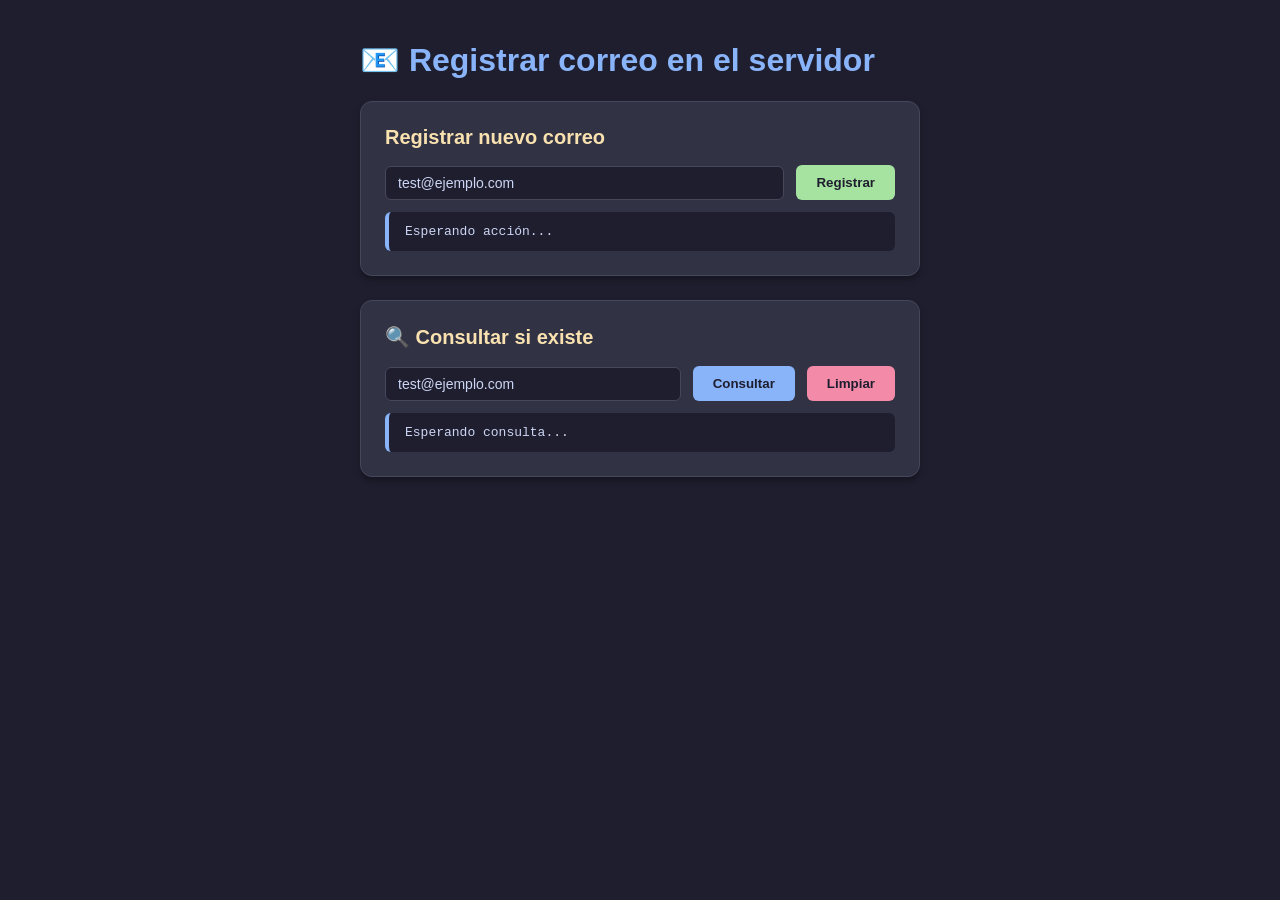
<file: servidor/insertarCorreo.html>
<!DOCTYPE html>
<html lang="es">
<head>
    <meta charset="UTF-8">
    <meta name="viewport" content="width=device-width, initial-scale=1.0">
    <title>Registrar correo en servidor</title>
    <style>
        * { box-sizing: border-box; }
        body {
            font-family: 'Segoe UI', Tahoma, Geneva, Verdana, sans-serif;
            background: #1e1e2f;
            color: #cdd6f4;
            padding: 20px;
            max-width: 600px;
            margin: 0 auto;
        }
        h1 { color: #89b4fa; }
        .card {
            background: #313244;
            border-radius: 12px;
            padding: 24px;
            margin-bottom: 24px;
            border: 1px solid #45475a;
            box-shadow: 0 4px 6px rgba(0,0,0,0.3);
        }
        .card h2 {
            margin-top: 0;
            color: #f9e2af;
            font-size: 20px;
        }
        .row {
            display: flex;
            flex-wrap: wrap;
            gap: 12px;
            align-items: center;
            margin-bottom: 12px;
        }
        input[type="email"] {
            flex: 1;
            min-width: 200px;
            padding: 8px 12px;
            border-radius: 6px;
            border: 1px solid #45475a;
            background: #1e1e2f;
            color: #cdd6f4;
            font-size: 14px;
        }
        button {
            background: #89b4fa;
            border: none;
            padding: 10px 20px;
            border-radius: 6px;
            font-weight: 600;
            cursor: pointer;
            color: #1e1e2f;
            transition: background 0.2s;
            display: inline-flex;
            align-items: center;
            gap: 6px;
        }
        button:hover { background: #b4cffa; }
        button.success { background: #a6e3a1; }
        button.success:hover { background: #b8f0b3; }
        button.danger { background: #f38ba8; }
        button.danger:hover { background: #f5a3bb; }
        .respuesta {
            background: #1e1e2f;
            padding: 12px 16px;
            border-radius: 6px;
            border-left: 4px solid #89b4fa;
            white-space: pre-wrap;
            word-break: break-all;
            font-size: 13px;
            max-height: 200px;
            overflow: auto;
            margin-top: 12px;
            font-family: 'Courier New', monospace;
        }
        .respuesta.success { border-left-color: #a6e3a1; }
        .respuesta.error { border-left-color: #f38ba8; }
        .badge {
            background: #45475a;
            padding: 2px 12px;
            border-radius: 12px;
            font-size: 12px;
        }
        .flex { display: flex; gap: 8px; flex-wrap: wrap; align-items: center; }
        .mt-8 { margin-top: 8px; }
    </style>
</head>
<body>

    <h1>📧 Registrar correo en el servidor</h1>

    <!-- Sección Registrar -->
    <div class="card">
        <h2> Registrar nuevo correo</h2>
        <div class="row">
            <input type="email" id="registrar-correo" value="test@ejemplo.com" placeholder="ejemplo@correo.com">
            <button class="success" onclick="registrarCorreo()">Registrar</button>
        </div>
        <div id="registrar-respuesta" class="respuesta">Esperando acción...</div>
    </div>

    <!-- Sección Consultar (opcional) -->
    <div class="card">
        <h2>🔍 Consultar si existe</h2>
        <div class="row">
            <input type="email" id="consultar-correo" value="test@ejemplo.com" placeholder="ejemplo@correo.com">
            <button onclick="consultarCorreo()">Consultar</button>
            <button class="danger" onclick="limpiar('consultar-respuesta')">Limpiar</button>
        </div>
        <div id="consultar-respuesta" class="respuesta">Esperando consulta...</div>
    </div>

    <script>
        const BASE = 'https://educr.app/databaseJSON/';
        const API_KEY = 'miClaveSuperSecreta123';

        // Registrar correo
        async function registrarCorreo() {
            const correo = document.getElementById('registrar-correo').value.trim();
            const cont = document.getElementById('registrar-respuesta');

            if (!correo) {
                cont.className = 'respuesta error';
                cont.textContent = '❌ Ingresa un correo.';
                return;
            }
            if (!/^[^\s@]+@[^\s@]+\.[^\s@]+$/.test(correo)) {
                cont.className = 'respuesta error';
                cont.textContent = '❌ Correo electrónico inválido.';
                return;
            }

            cont.className = 'respuesta';
            cont.textContent = '⏳ Registrando...';

            try {
                const form = new URLSearchParams();
                form.append('api_key', API_KEY);
                form.append('correo', correo);

                const res = await fetch(`${BASE}registrar_correo.php`, {
                    method: 'POST',
                    headers: { 'Content-Type': 'application/x-www-form-urlencoded' },
                    body: form
                });

                const texto = await res.text();
                let json;
                try { json = JSON.parse(texto); } catch { json = { raw: texto }; }

                cont.className = res.ok ? 'respuesta success' : 'respuesta error';

                if (res.status === 409) {
                    cont.textContent = `⚠️ El correo ya está registrado.\n${JSON.stringify(json, null, 2)}`;
                } else {
                    cont.textContent = `${res.status} ${res.statusText}\n${JSON.stringify(json, null, 2)}`;
                }
            } catch (e) {
                cont.className = 'respuesta error';
                cont.textContent = `❌ Error de conexión: ${e.message}`;
                console.error('Fetch error:', e);
            }
        }

        // Consultar correo
        async function consultarCorreo() {
            const correo = document.getElementById('consultar-correo').value.trim();
            const cont = document.getElementById('consultar-respuesta');

            if (!correo) {
                cont.className = 'respuesta error';
                cont.textContent = '❌ Ingresa un correo.';
                return;
            }

            const url = `${BASE}consultar.php?api_key=${API_KEY}&correo=${encodeURIComponent(correo)}`;
            cont.className = 'respuesta';
            cont.textContent = '⏳ Consultando...';

            try {
                const res = await fetch(url);
                const texto = await res.text();
                let json;
                try { json = JSON.parse(texto); } catch { json = { raw: texto }; }

                cont.className = res.ok ? 'respuesta success' : 'respuesta error';
                cont.textContent = `🔍 ${res.status} ${res.statusText}\n${JSON.stringify(json, null, 2)}`;
            } catch (e) {
                cont.className = 'respuesta error';
                cont.textContent = `❌ Error de conexión: ${e.message}`;
                console.error('Fetch error:', e);
            }
        }

        function limpiar(id) {
            const el = document.getElementById(id);
            el.className = 'respuesta';
            el.textContent = 'Esperando acción...';
        }

        console.log('✅ HTML de registro de correo listo.');
    </script>
</body>
</html>
</file>
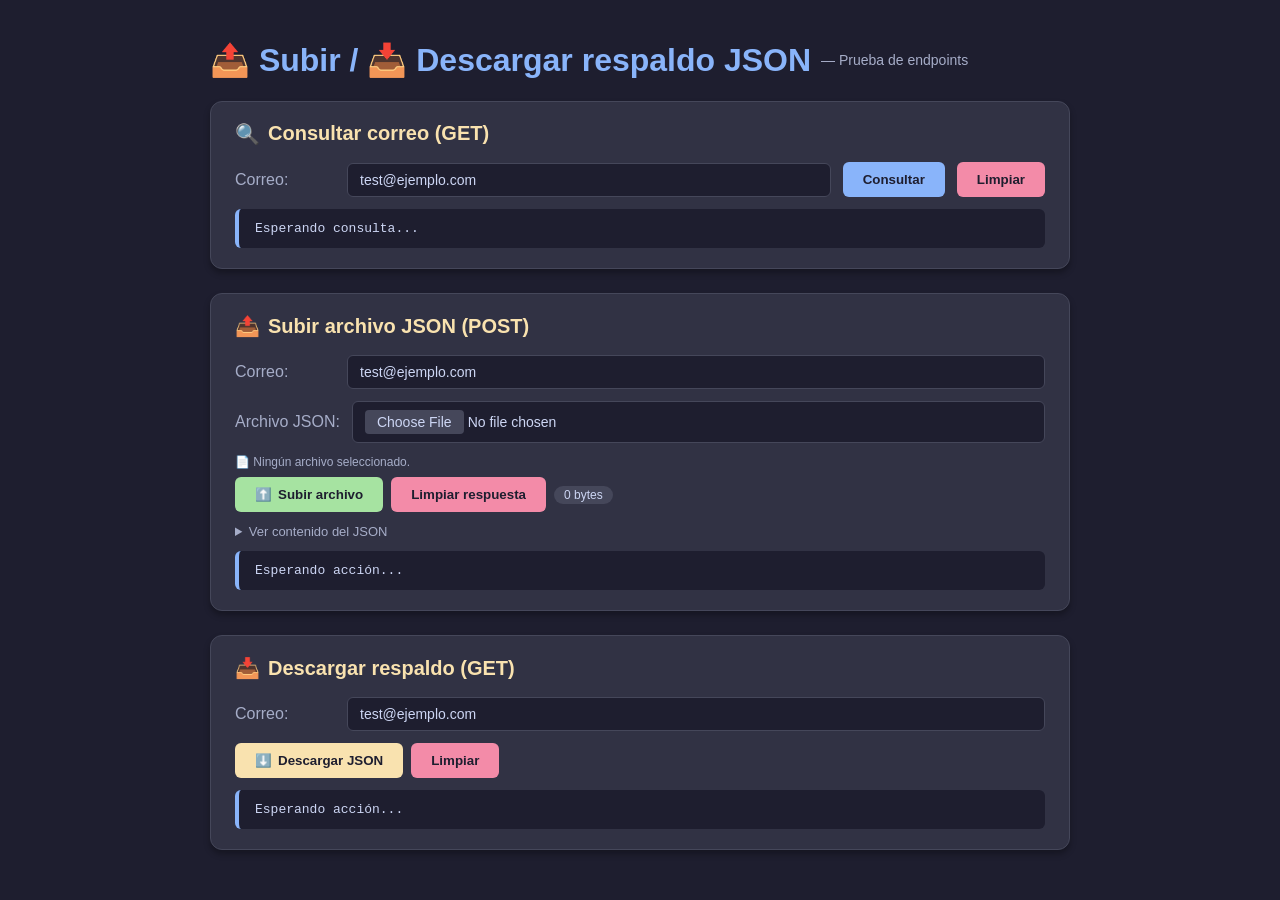
<file: servidor/subir.html>
<!DOCTYPE html>
<html lang="es">
<head>
    <meta charset="UTF-8">
    <meta name="viewport" content="width=device-width, initial-scale=1.0">
    <title>Subir y descargar respaldo JSON</title>
    <style>
        * { box-sizing: border-box; }
        body {
            font-family: 'Segoe UI', Tahoma, Geneva, Verdana, sans-serif;
            background: #1e1e2f;
            color: #cdd6f4;
            padding: 20px;
            max-width: 900px;
            margin: 0 auto;
        }
        h1 { color: #89b4fa; display: flex; align-items: center; gap: 10px; }
        h1 small { font-size: 14px; font-weight: normal; color: #a6adc8; }
        .card {
            background: #313244;
            border-radius: 12px;
            padding: 20px 24px;
            margin-bottom: 24px;
            border: 1px solid #45475a;
            box-shadow: 0 4px 6px rgba(0,0,0,0.3);
        }
        .card h2 {
            margin-top: 0;
            color: #f9e2af;
            display: flex;
            align-items: center;
            gap: 8px;
            font-size: 20px;
        }
        .card h2 i { font-size: 22px; }
        .row {
            display: flex;
            flex-wrap: wrap;
            gap: 12px;
            align-items: center;
            margin-bottom: 12px;
        }
        .row label {
            min-width: 100px;
            font-weight: 500;
            color: #a6adc8;
        }
        input[type="email"],
        input[type="file"] {
            flex: 1;
            min-width: 200px;
            padding: 8px 12px;
            border-radius: 6px;
            border: 1px solid #45475a;
            background: #1e1e2f;
            color: #cdd6f4;
            font-size: 14px;
        }
        input[type="file"]::file-selector-button {
            background: #45475a;
            border: none;
            padding: 4px 12px;
            border-radius: 4px;
            color: #cdd6f4;
            cursor: pointer;
        }
        input[type="file"]::file-selector-button:hover {
            background: #585b70;
        }
        textarea {
            width: 100%;
            min-height: 150px;
            padding: 10px;
            border-radius: 6px;
            border: 1px solid #45475a;
            background: #1e1e2f;
            color: #cdd6f4;
            font-family: 'Courier New', monospace;
            font-size: 13px;
            resize: vertical;
            margin-top: 8px;
        }
        button {
            background: #89b4fa;
            border: none;
            padding: 10px 20px;
            border-radius: 6px;
            font-weight: 600;
            cursor: pointer;
            color: #1e1e2f;
            transition: background 0.2s;
            display: inline-flex;
            align-items: center;
            gap: 6px;
        }
        button:hover { background: #b4cffa; }
        button.danger { background: #f38ba8; }
        button.danger:hover { background: #f5a3bb; }
        button.success { background: #a6e3a1; }
        button.success:hover { background: #b8f0b3; }
        button.warning { background: #f9e2af; color: #1e1e2f; }
        button.warning:hover { background: #fce8b8; }
        button:disabled { opacity: 0.5; cursor: not-allowed; }
        .respuesta {
            background: #1e1e2f;
            padding: 12px 16px;
            border-radius: 6px;
            border-left: 4px solid #89b4fa;
            white-space: pre-wrap;
            word-break: break-all;
            font-size: 13px;
            max-height: 300px;
            overflow: auto;
            margin-top: 12px;
            font-family: 'Courier New', monospace;
        }
        .respuesta.success { border-left-color: #a6e3a1; }
        .respuesta.error { border-left-color: #f38ba8; }
        .file-info {
            font-size: 12px;
            color: #a6adc8;
            margin-top: 4px;
        }
        .badge {
            background: #45475a;
            padding: 2px 10px;
            border-radius: 12px;
            font-size: 12px;
            color: #cdd6f4;
        }
        .flex { display: flex; gap: 8px; flex-wrap: wrap; align-items: center; }
        .mt-8 { margin-top: 8px; }
    </style>
</head>
<body>

    <h1>
        📤 Subir / 📥 Descargar respaldo JSON
        <small>— Prueba de endpoints</small>
    </h1>

    <!-- ======================================== -->
    <!-- SECCIÓN CONSULTAR CORREO (GET) -->
    <!-- ======================================== -->
    <div class="card">
        <h2><span style="color:#89b4fa;">🔍</span> Consultar correo (GET)</h2>
        <div class="row">
            <label for="get-correo">Correo:</label>
            <input type="email" id="get-correo" value="test@ejemplo.com">
            <button onclick="consultarCorreo()">Consultar</button>
            <button class="danger" onclick="limpiar('get-respuesta')">Limpiar</button>
        </div>
        <div id="get-respuesta" class="respuesta">Esperando consulta...</div>
    </div>

    <!-- ======================================== -->
    <!-- SECCIÓN SUBIR ARCHIVO JSON (POST) -->
    <!-- ======================================== -->
    <div class="card">
        <h2><span style="color:#a6e3a1;">📤</span> Subir archivo JSON (POST)</h2>

        <div class="row">
            <label for="post-correo">Correo:</label>
            <input type="email" id="post-correo" value="test@ejemplo.com" placeholder="ejemplo@correo.com">
        </div>

        <div class="row">
            <label for="json-file">Archivo JSON:</label>
            <input type="file" id="json-file" accept=".json" onchange="previsualizarJSON(event)">
        </div>

        <div id="file-info" class="file-info">📄 Ningún archivo seleccionado.</div>

        <div class="flex mt-8">
            <button class="success" onclick="subirArchivo()">
                <span>⬆️</span> Subir archivo
            </button>
            <button onclick="limpiar('post-respuesta')" class="danger">Limpiar respuesta</button>
            <span class="badge" id="tamano-json">0 bytes</span>
        </div>

        <details style="margin-top: 12px;">
            <summary style="cursor:pointer; color:#a6adc8; font-size:13px;"> Ver contenido del JSON</summary>
            <textarea id="preview-json" readonly placeholder="El contenido del archivo aparecerá aquí..." rows="6"></textarea>
        </details>

        <div id="post-respuesta" class="respuesta">Esperando acción...</div>
    </div>

    <!-- ======================================== -->
    <!-- SECCIÓN DESCARGAR RESPALDO (GET) -->
    <!-- ======================================== -->
    <div class="card">
        <h2><span style="color:#f9e2af;">📥</span> Descargar respaldo (GET)</h2>
        <div class="row">
            <label for="download-correo">Correo:</label>
            <input type="email" id="download-correo" value="test@ejemplo.com" placeholder="ejemplo@correo.com">
        </div>
        <div class="flex mt-8">
            <button class="warning" onclick="descargarRespaldo()">
                <span>⬇️</span> Descargar JSON
            </button>
            <button onclick="limpiar('download-respuesta')" class="danger">Limpiar</button>
        </div>
        <div id="download-respuesta" class="respuesta">Esperando acción...</div>
    </div>

    <!-- ======================================== -->
    <!-- SCRIPTS -->
    <!-- ======================================== -->
    <script>
        const BASE = 'https://educr.app/databaseJSON/';
        const API_KEY = 'miClaveSuperSecreta123';

        // --- Elementos DOM ---
        const getCorreoInput = document.getElementById('get-correo');
        const postCorreoInput = document.getElementById('post-correo');
        const downloadCorreoInput = document.getElementById('download-correo');
        const fileInput = document.getElementById('json-file');
        const previewTextarea = document.getElementById('preview-json');
        const fileInfo = document.getElementById('file-info');
        const tamanoSpan = document.getElementById('tamano-json');

        let jsonContent = null; // Guarda el contenido del JSON cargado

        // ============================================
        // 1. CONSULTAR CORREO (GET)
        // ============================================
        async function consultarCorreo() {
            const correo = getCorreoInput.value.trim();
            const cont = document.getElementById('get-respuesta');
            if (!correo) {
                cont.className = 'respuesta error';
                cont.textContent = '❌ Ingresa un correo.';
                return;
            }

            const url = `${BASE}consultar.php?api_key=${API_KEY}&correo=${encodeURIComponent(correo)}`;
            cont.className = 'respuesta';
            cont.textContent = '⏳ Consultando...';

            try {
                const res = await fetch(url);
                const texto = await res.text();
                let json;
                try { json = JSON.parse(texto); } catch { json = { raw: texto }; }

                cont.className = res.ok ? 'respuesta success' : 'respuesta error';
                cont.textContent = `🔍 ${res.status} ${res.statusText}\n${JSON.stringify(json, null, 2)}`;
            } catch (e) {
                cont.className = 'respuesta error';
                cont.textContent = `❌ Error de conexión: ${e.message}`;
                console.error('Fetch error:', e);
            }
        }

        // ============================================
        // 2. PREVISUALIZAR JSON AL SELECCIONAR ARCHIVO
        // ============================================
        function previsualizarJSON(event) {
            const file = event.target.files[0];
            if (!file) {
                jsonContent = null;
                previewTextarea.value = '';
                fileInfo.textContent = '📄 Ningún archivo seleccionado.';
                tamanoSpan.textContent = '0 bytes';
                return;
            }

            const reader = new FileReader();
            reader.onload = function(e) {
                try {
                    const texto = e.target.result;
                    const parsed = JSON.parse(texto);
                    jsonContent = texto;
                    previewTextarea.value = JSON.stringify(parsed, null, 2);
                    const size = new Blob([texto]).size;
                    fileInfo.textContent = `📄 Archivo: ${file.name} (${(size / 1024).toFixed(1)} KB)`;
                    tamanoSpan.textContent = `${size} bytes`;
                } catch (err) {
                    jsonContent = null;
                    previewTextarea.value = '❌ El archivo no es un JSON válido.';
                    fileInfo.textContent = `⚠️ Error: ${err.message}`;
                    tamanoSpan.textContent = '0 bytes';
                }
            };
            reader.readAsText(file);
        }

        // ============================================
        // 3. SUBIR ARCHIVO (POST)
        // ============================================
        async function subirArchivo() {
            const correo = postCorreoInput.value.trim();
            const cont = document.getElementById('post-respuesta');

            if (!correo) {
                cont.className = 'respuesta error';
                cont.textContent = '❌ Correo obligatorio.';
                return;
            }
            if (!/^[^\s@]+@[^\s@]+\.[^\s@]+$/.test(correo)) {
                cont.className = 'respuesta error';
                cont.textContent = '❌ Correo electrónico inválido.';
                return;
            }

            if (!jsonContent) {
                cont.className = 'respuesta error';
                cont.textContent = '❌ No hay un archivo JSON válido seleccionado.';
                return;
            }

            cont.className = 'respuesta';
            cont.textContent = '⏳ Subiendo archivo al servidor...';

            try {
                const form = new URLSearchParams();
                form.append('api_key', API_KEY);
                form.append('correo', correo);
                form.append('json', jsonContent);
                form.append('version', '1.0');

                const res = await fetch(`${BASE}insert.php`, {
                    method: 'POST',
                    headers: { 'Content-Type': 'application/x-www-form-urlencoded' },
                    body: form
                });

                const texto = await res.text();
                let json;
                try { json = JSON.parse(texto); } catch { json = { raw: texto }; }

                cont.className = res.ok ? 'respuesta success' : 'respuesta error';
                cont.textContent = `📤 ${res.status} ${res.statusText}\n${JSON.stringify(json, null, 2)}`;

                if (res.status === 404) {
                    cont.textContent += '\n\n💡 El correo no está registrado. Usa "Registrar correo" primero.';
                }
            } catch (e) {
                cont.className = 'respuesta error';
                cont.textContent = `❌ Error de conexión: ${e.message}`;
                console.error('Fetch error:', e);
            }
        }

        // ============================================
        // 4. DESCARGAR RESPALDO (GET)
        // ============================================
        async function descargarRespaldo() {
            const correo = downloadCorreoInput.value.trim();
            const cont = document.getElementById('download-respuesta');

            if (!correo) {
                cont.className = 'respuesta error';
                cont.textContent = '❌ Correo obligatorio.';
                return;
            }
            if (!/^[^\s@]+@[^\s@]+\.[^\s@]+$/.test(correo)) {
                cont.className = 'respuesta error';
                cont.textContent = '❌ Correo electrónico inválido.';
                return;
            }

            cont.className = 'respuesta';
            cont.textContent = '⏳ Descargando respaldo...';

            try {
                const url = `${BASE}descargarJSON.php?api_key=${API_KEY}&correo=${encodeURIComponent(correo)}`;
                const res = await fetch(url);

                if (res.status === 404) {
                    cont.className = 'respuesta error';
                    cont.textContent = '❌ No se encontró respaldo para este correo.';
                    return;
                }

                if (!res.ok) {
                    const text = await res.text();
                    cont.className = 'respuesta error';
                    cont.textContent = `❌ Error ${res.status}: ${text}`;
                    return;
                }

                // Obtener el JSON como texto
                const jsonText = await res.text();

                // Verificar que sea JSON válido
                try {
                    JSON.parse(jsonText);
                } catch (e) {
                    cont.className = 'respuesta error';
                    cont.textContent = '❌ El servidor devolvió un JSON inválido.';
                    return;
                }

                // Crear blob y descargar
                const blob = new Blob([jsonText], { type: 'application/json' });
                const urlBlob = URL.createObjectURL(blob);
                const a = document.createElement('a');
                a.href = urlBlob;
                a.download = `backup_${correo}_${new Date().toISOString().slice(0,10)}.json`;
                document.body.appendChild(a);
                a.click();
                document.body.removeChild(a);
                URL.revokeObjectURL(urlBlob);

                cont.className = 'respuesta success';
                cont.textContent = `✅ Respaldo descargado correctamente (${(blob.size / 1024).toFixed(1)} KB)`;

            } catch (e) {
                cont.className = 'respuesta error';
                cont.textContent = `❌ Error de conexión: ${e.message}`;
                console.error('Fetch error:', e);
            }
        }

        // ============================================
        // 5. LIMPIAR RESPUESTA
        // ============================================
        function limpiar(id) {
            const el = document.getElementById(id);
            el.className = 'respuesta';
            el.textContent = 'Esperando acción...';
        }

        console.log('✅ HTML de prueba listo. Puedes subir, consultar y descargar respaldos.');
    </script>

</body>
</html>
</file>
